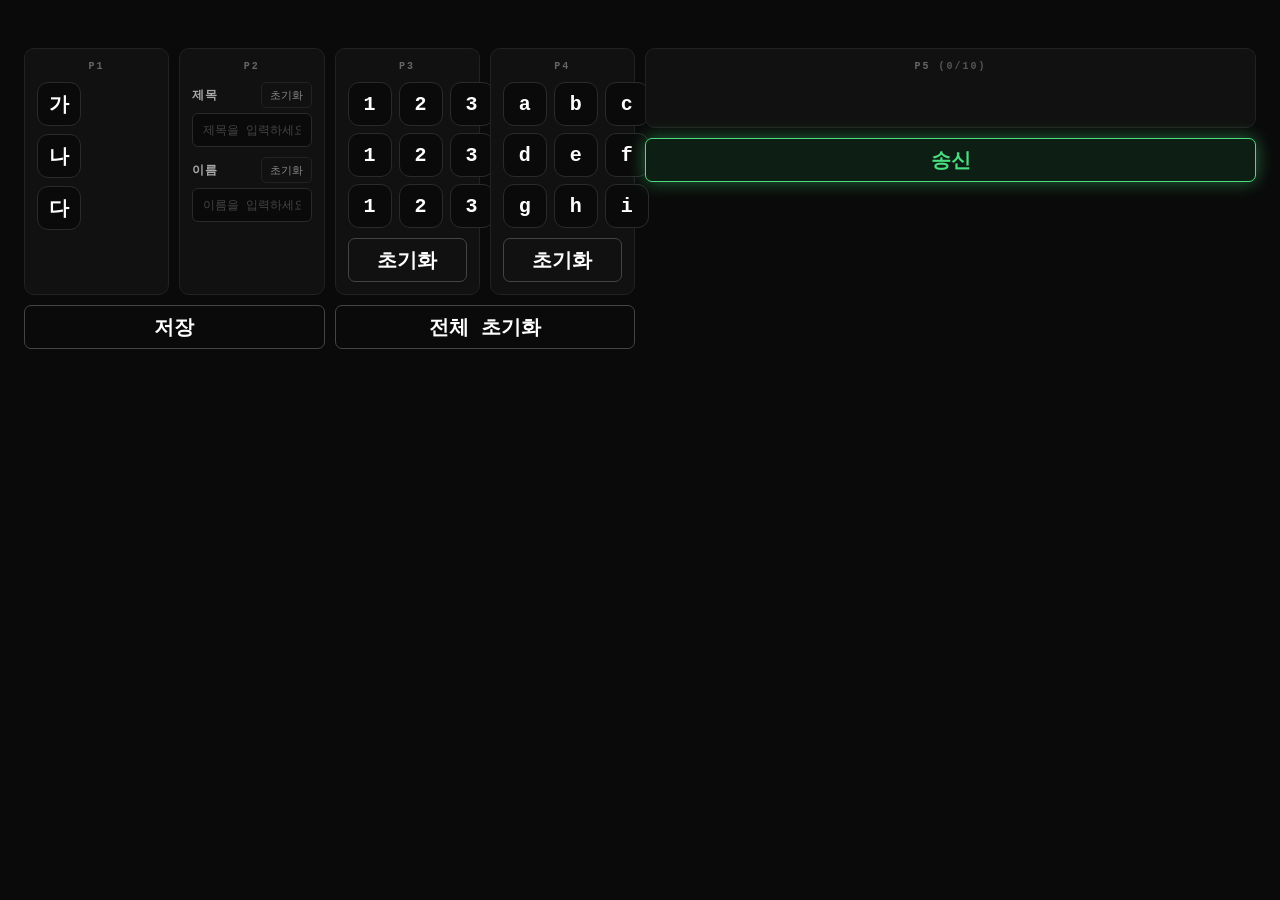
<file: index.html>
<!DOCTYPE html> <!-- ⛔ 표준: HTML 문서 선언, 변경 불가 -->
<html lang="ko"> <!-- ⛔ 표준: html 태그, 변경 불가 -->
<head> <!-- ⛔ 표준: head 태그, 변경 불가 -->
	<meta charset="UTF-8"> <!-- ⛔ 표준: meta 태그 / charset 속성, 변경 불가 -->
	<meta name="viewport" content="width=device-width, initial-scale=1.0"> <!-- ⛔ 표준: 모바일 화면 대응 설정, 변경 불가 -->
	<title>입력 패널</title> <!-- ⛔ 표준: title 태그, 변경 불가 (안의 텍스트는 자유롭게 변경 가능) -->
	<style>
		:root { /* ⛔ 표준: CSS 전역 변수 선언 선택자, 변경 불가 */
			--bg:         #0a0a0a; /* 🔗 CSS+HTML: var(--bg)로 참조 중, 이름 바꾸면 var() 전부 수정 필요 */
			--surface:    #111111; /* 🔗 CSS+HTML: var(--surface)로 참조 중 */
			--border:     #222222; /* 🔗 CSS+HTML: var(--border)로 참조 중 */
			--border-hi:  #444444; /* 🔗 CSS+HTML: var(--border-hi)로 참조 중 */
			--text:       #ffffff; /* 🔗 CSS+HTML: var(--text)로 참조 중 */
			--muted:      #ffffff; /* 🔗 CSS+HTML: var(--muted)로 참조 중 */
			--dim:        #2a2a2a; /* 🔗 CSS+HTML: var(--dim)으로 참조 중 */
			--accent:     #4ade80; /* 🔗 CSS+HTML: var(--accent)으로 참조 중 */
			--accent-dim: #0d1f14; /* 🔗 CSS+HTML: var(--accent-dim)으로 참조 중 */
			--yellow:     #facc15; /* 🔗 CSS+HTML: var(--yellow)로 참조 중 */
			--yellow-dim: #1f1a05; /* 🔗 CSS+HTML: var(--yellow-dim)으로 참조 중 */
			--danger:     #f87171; /* 🔗 CSS+HTML: var(--danger)로 참조 중 */
			--danger-dim: #2a0808; /* 🔗 CSS+HTML: var(--danger-dim)으로 참조 중 */

			/* [모든 간격] 패드 사이, 패드5↔송신 사이, 저장/초기화 버튼 사이
			   body { padding }과 값을 맞추면 화면 테두리 여백 = 패드 간격으로 통일됨
			   다른 값: 4px | 8px | 16px | 2vw | 1.5vh */
			--gap:   10px; /* 🔗 CSS+HTML: var(--gap)으로 참조 중 */

			/* [모든 버튼 높이] 가나다/1~9/abc 선택버튼, 초기화/저장/전체초기화/송신 버튼
			   패드 크기가 바뀌어도 이 값은 고정 유지됨
			   다른 값: 32px | 40px | 52px | 60px */
			--btn-h: 44px; /* 🔗 CSS+HTML: var(--btn-h)로 참조 중 */
		}

		* { box-sizing: border-box; margin: 0; padding: 0; } /* ⛔ 표준: * 전체선택자, box-sizing/margin/padding 모두 CSS 표준 속성 */

		body { /* ⛔ 표준: HTML body 태그 선택자, 변경 불가 */
			min-height: 100vh; /* ⛔ 표준: min-height CSS 표준 속성 */
			background: var(--bg); /* ⛔ 표준: background CSS 표준 속성 */
			font-family: 'Courier New', monospace; /* ⛔ 표준: font-family CSS 표준 속성 */
			color: var(--text); /* ⛔ 표준: color CSS 표준 속성 */

			/* [body 기본 글씨 크기] 패드 라벨(P1~P5) 외 대부분 텍스트에 영향
			   다른 값: 14px | 16px | 24px */
			font-size: 20px; /* ⛔ 표준: font-size CSS 표준 속성 */

			font-weight: bold; /* ⛔ 표준: font-weight CSS 표준 속성 */

			/* [body 자식 요소 배치 방식] flex로 설정해야 내부 정렬 속성이 작동함
			   다른 값: block(일반 흐름) | grid(격자) */
			display: flex; /* ⛔ 표준: display CSS 표준 속성 */

			/* [body 자식 요소 나열 방향] column = .layout이 세로로 쌓임
			   다른 값: row(가로로 나열) | column-reverse(세로 역순) */
			flex-direction: column; /* ⛔ 표준: flex-direction CSS 표준 속성 */

			/* [화면 테두리 여백] 순서: 위 | 좌우 | 아래
			   --gap과 좌우 값을 맞추면 조건1(테두리 여백 = 패드 간격) 충족
			   다른 값: 12px 12px 12px | 2vh 2vw | 24px */
			padding: 48px 24px 24px; /* ⛔ 표준: padding CSS 표준 속성 */

			gap: var(--gap); /* ⛔ 표준: gap CSS 표준 속성 */
		}

		/* ── 전체 레이아웃 ──────────────────────── */
		.layout { /* 🔗 CSS+HTML: HTML의 class="layout"과 연결 */
			/* [layout 자식 요소 배치 방식] flex 사용
			   다른 값: grid(격자) | block */
			display: flex;

			/* [layout 자식 요소 나열 방향] row = left-col과 pad5-wrap이 가로로 나열
			   다른 값: column(세로로 쌓기) | row-reverse(가로 역순) */
			flex-direction: row;

			/* [layout 자식 요소 세로 정렬] flex-start = 위쪽 기준으로 정렬
			   패드들 높이가 달라도 위쪽에 맞춰 배치됨
			   다른 값: center(세로 중앙) | stretch(높이를 맞춰 늘림) | flex-end(아래 기준) */
			align-items: flex-start; /* ⛔ 표준: align-items CSS 표준 속성 */

			gap: var(--gap);
		}

		.left-col { /* 🔗 CSS+HTML: HTML의 class="left-col"과 연결 */
			/* [left-col 자식 요소 배치 방식] flex 사용 */
			display: flex;

			/* [left-col 자식 요소 나열 방향] column = pads-row와 bottom-row가 세로로 쌓임
			   다른 값: row(가로로 나열) */
			flex-direction: column;

			gap: var(--gap);

			/* [left-col 가로 비율] 1 = pad5-wrap과 동일 너비
			   2로 바꾸면 left-col이 pad5-wrap의 2배 너비
			   다른 값: 2 | 3 | 4 */
			flex: 1; /* ⛔ 표준: flex CSS 표준 속성 */

			min-width: 0; /* ⛔ 표준: min-width CSS 표준 속성 */
		}

		.pads-row { /* 🔗 CSS+HTML: HTML의 class="pads-row"와 연결 */
			/* [pads-row 자식 요소 배치 방식] flex 사용 */
			display: flex;

			/* [pads-row 자식 요소 나열 방향] row = 패드1~4가 가로로 나열
			   다른 값: column(세로로 쌓기) */
			flex-direction: row;

			gap: var(--gap);

			/* [pads-row 자식 요소 세로 정렬] stretch = 패드들 높이를 모두 동일하게 늘림
			   가장 높은 패드를 기준으로 나머지가 늘어남
			   다른 값: flex-start(위 기준, 높이 제각각) | center(세로 중앙 정렬) */
			align-items: stretch;
		}

		/* ── 공통 패드 ──────────────────────────── */
		.pad { /* 🔗 CSS+HTML: HTML의 class="pad"와 연결 */
			/* [패드 너비 비율] 1이면 모든 패드 동일 너비
			   2로 바꾸면 해당 패드가 다른 패드의 2배 너비
			   다른 값: 2 | 0.5 | 3 */
			flex: 1;

			/* [패드 최소 너비] 이 값 이하로는 줄어들지 않음
			   버튼이 찌그러지지 않을 최솟값으로 설정
			   다른 값: 80px | 120px | 150px */
			min-width: 0;

			background: var(--surface);
			border: 1.5px solid var(--border);

			/* [패드 모서리 둥글기]
			   다른 값: 4px | 6px | 16px | 0px(직각) */
			border-radius: 10px; /* ⛔ 표준: border-radius CSS 표준 속성 */

			/* [패드 내부 여백] 패드 테두리와 내용물 사이 간격
			   다른 값: 8px | 16px | 20px | 1vw */
			padding: 12px;

			/* [패드 내부 배치 방식] flex 사용 */
			display: flex;

			/* [패드 내부 나열 방향] column = 라벨/버튼/입력칸이 세로로 쌓임
			   다른 값: row(가로로 나열) */
			flex-direction: column;

			/* [패드 내부 요소 간격] 패드 안의 버튼/입력칸 사이 간격
			   다른 값: 6px | 8px | 14px */
			gap: 10px;

			transition: border-color 0.3s;
			/* transition: all 0.3s; */
		}

		.pad.error { /* 🔗 JS연결: JS의 classList.add('error') / classList.remove('error')와 연결
		               error 이름 바꾸면 JS의 'error' 문자열도 같이 수정 필요 */
			border-color: var(--danger) !important;
			box-shadow: 0 0 12px rgba(248,113,113,0.3);
		}

		.pad-label { /* 🔗 CSS+HTML: HTML의 class="pad-label"과 연결 */
			/* [P1~P5 라벨 글씨 크기]
			   다른 값: 8px | 12px | 14px */
			font-size: 10px;

			font-weight: bold;
			letter-spacing: 0.2em;
			text-transform: uppercase;
			color: #666;

			/* [라벨 텍스트 가로 정렬] center = 패드 너비 기준으로 가운데
			   다른 값: left(왼쪽) | right(오른쪽) */
			text-align: center; /* ⛔ 표준: text-align CSS 표준 속성 */
		}

		/* ── 공통 선택 버튼 (가나다 / 1~3 / a~i) ── */
		.sel-btn { /* 🔗 JS연결: JS의 querySelectorAll('.sel-btn')과 연결
		             sel-btn 이름 바꾸면 JS의 '.sel-btn' 문자열도 같이 수정 필요 */
			border: 1.5px solid var(--dim);

			/* [선택 버튼 모서리 둥글기]
			   다른 값: 4px | 10px | 50%(원형) | 0px */
			border-radius: 25%;

			background: var(--bg);
			color: var(--text);
			font-family: 'Courier New', monospace;

			/* [선택 버튼 글씨 크기]
			   다른 값: 14px | 16px | 24px */
			font-size: 20px;

			font-weight: bold;
			cursor: pointer;
			transition: all 0.15s;
			outline: none;

			/* [선택 버튼 가로 크기] 100% = 부모(grid셀 또는 pad1-btns) 너비를 꽉 채움
			   다른 값: 80% | 60px | auto */
			width: var(--btn-h);

			/* [선택 버튼 높이] --btn-h 변수로 제어 (상단 :root 참고)
			   다른 값: --btn-h를 바꾸거나 직접 40px | 52px */
			height: var(--btn-h);
		}
		.sel-btn:hover { /* ⛔ 표준: :hover CSS 표준 가상 클래스 */
			border-color: var(--border-hi);
		}
		.sel-btn.on { /* 🔗 JS연결: JS의 classList.add('on') / classList.remove('on')과 연결
		               on 이름 바꾸면 JS의 'on' 문자열도 같이 수정 필요 */
			border-color: var(--accent);
			color: var(--accent);
			background: var(--accent-dim);
			box-shadow: 0 0 10px rgba(74,222,128,0.25);
		}

		/* ── 공통 액션 버튼 (초기화 / 저장 / 전체초기화) */
		.std-btn { /* 🔗 CSS+HTML: HTML의 class="std-btn"과 연결 */
			/* [액션 버튼 높이] --btn-h 변수로 제어
			   다른 값: --btn-h를 바꾸거나 직접 36px | 48px */
			height: var(--btn-h);

			/* [액션 버튼 좌우 내부 여백] 텍스트와 버튼 테두리 사이 간격
			   다른 값: 8px | 24px | 32px */
			padding: 0 16px;

			/* [액션 버튼 모서리 둥글기]
			   다른 값: 4px | 10px | 0px */
			border-radius: 7px;

			font-family: 'Courier New', monospace;

			/* [액션 버튼 글씨 크기]
			   다른 값: 14px | 16px | 24px */
			font-size: 20px;

			font-weight: bold;
			color: var(--text);
			cursor: pointer;
			transition: all 0.15s;
			outline: none;
			border: 1.5px solid var(--border-hi);
			background: transparent;
		}
		.std-btn:hover { background: #1a1a1a; border-color: #666; } /* ⛔ 표준: :hover CSS 표준 가상 클래스 */

		/* ── 패드2 작은 초기화 버튼 (예외, --btn-h 미적용) */
		.sm-clear { /* 🔗 CSS+HTML: HTML의 class="sm-clear"와 연결 */
			/* [패드2 초기화 버튼 높이] 독립 고정값, --btn-h와 무관
			   다른 값: 22px | 28px | 32px */
			height: 26px;

			/* [패드2 초기화 버튼 좌우 내부 여백]
			   다른 값: 4px | 10px | 14px */
			padding: 0 8px;

			border-radius: 5px;
			font-family: 'Courier New', monospace;

			/* [패드2 초기화 버튼 글씨 크기]
			   다른 값: 9px | 12px | 14px */
			font-size: 11px;

			font-weight: normal;
			color: #888;
			cursor: pointer;
			border: 1px solid var(--border);
			background: transparent;
			white-space: nowrap;

			/* [패드2 초기화 버튼 줄어듦 방지] 0 = 부모가 좁아져도 버튼 크기 유지
			   다른 값: 1(부모에 맞게 줄어들 수 있음) */
			flex-shrink: 0; /* ⛔ 표준: flex-shrink CSS 표준 속성 */

			transition: all 0.15s;
		}
		.sm-clear:hover { border-color: var(--border-hi); color: #bbb; } /* ⛔ 표준: :hover CSS 표준 가상 클래스 */

		/* ── 패드1: 가나다 세로 버튼 목록 ─────── */
		.pad1-btns { /* 🔗 CSS+HTML: HTML의 class="pad1-btns"와 연결 */
			/* [pad1-btns 배치 방식] flex 사용 */
			display: flex;

			/* [가나다 버튼 나열 방향] column = 가나다 버튼이 세로로 쌓임
			   다른 값: row(가로로 나열) */
			flex-direction: column;

			/* [가나다 버튼 사이 간격]
			   다른 값: 4px | 10px | 14px */
			gap: 8px;

			/* [pad1-btns 세로 비율] 1 = 패드 안의 남은 세로 공간을 모두 차지
			   버튼들이 패드 높이에 맞게 균등하게 늘어남
			   다른 값: 제거하면 내용 크기만큼만 차지 */
			flex: 1;
		}

		/* ── 패드2: 입력 그룹 ───────────────────── */
		.input-group { /* 🔗 CSS+HTML: HTML의 class="input-group"과 연결 */
			/* [input-group 배치 방식] flex 사용 */
			display: flex;

			/* [라벨+버튼 행과 입력칸 나열 방향] column = 위에 라벨, 아래에 입력칸
			   다른 값: row(라벨과 입력칸을 가로로 배치) */
			flex-direction: column;

			/* [라벨과 입력칸 사이 간격]
			   다른 값: 3px | 8px | 10px */
			gap: 5px;
		}

		.input-header { /* 🔗 CSS+HTML: HTML의 class="input-header"와 연결 */
			/* [input-header 배치 방식] flex 사용 */
			display: flex;

			/* [라벨과 초기화 버튼 세로 정렬] center = 높이가 달라도 세로 중앙으로 맞춤
			   다른 값: flex-start(위 기준) | flex-end(아래 기준) */
			align-items: center;

			/* [라벨과 초기화 버튼 가로 배치] space-between = 라벨은 왼쪽, 버튼은 오른쪽 끝
			   다른 값: flex-start(둘 다 왼쪽) | flex-end(둘 다 오른쪽) | center(가운데) */
			justify-content: space-between; /* ⛔ 표준: justify-content CSS 표준 속성 */

			/* [라벨과 초기화 버튼 사이 최소 간격]
			   다른 값: 4px | 8px | 12px */
			gap: 6px;
		}

		.input-label { /* 🔗 CSS+HTML: HTML의 class="input-label"과 연결 */
			/* [제목/이름 라벨 글씨 크기]
			   다른 값: 10px | 14px | 16px */
			font-size: 12px;

			font-weight: bold;
			letter-spacing: 0.1em;
			color: #aaa;
			white-space: nowrap;
		}

		.text-input { /* 🔗 CSS+HTML: HTML의 class="text-input"과 연결 */
			/* [입력칸 가로 크기] 100% = 패드 너비를 꽉 채움
			   다른 값: 80% | 200px */
			width: 100%;

			/* [입력칸 내부 여백] 위아래 | 좌우
			   다른 값: 6px 8px | 10px 14px | 12px 16px */
			padding: 8px 10px;

			background: var(--bg);
			border: 1px solid var(--dim);
			border-radius: 6px;
			color: var(--text);
			font-family: 'Courier New', monospace;

			/* [입력칸 글씨 크기]
			   다른 값: 12px | 16px | 18px */
			font-size: 14px;

			font-weight: bold;
			outline: none;
			transition: border-color 0.2s;
		}
		.text-input:focus { border-color: var(--border-hi); } /* ⛔ 표준: :focus CSS 표준 가상 클래스 */
		.text-input::placeholder { color: #444; font-weight: normal; font-size: 12px; } /* ⛔ 표준: ::placeholder CSS 표준 가상 요소 */

		/* ── 패드3, 4: 3x3 그리드 ──────────────── */
		.grid-rows { /* 🔗 JS연결: JS의 querySelectorAll('#pad3Rows .grid-row')에서 부모로 참조
		               🔗 CSS+HTML: HTML의 class="grid-rows"와 연결 */
			/* [grid-rows 배치 방식] flex 사용 */
			display: flex;

			/* [행 나열 방향] column = 1행/2행/3행이 세로로 쌓임
			   다른 값: row(행들이 가로로 나열) */
			flex-direction: column;

			/* [행과 행 사이 간격] (1행:123 ↔ 2행:123 ↔ 3행:123)
			   다른 값: 4px | 10px | 14px */
			gap: 7px;

			/* [grid-rows 세로 비율] 1 = 패드 안의 남은 세로 공간 모두 차지
			   초기화 버튼 위 남은 공간을 행들이 채움
			   다른 값: 제거하면 내용 크기만큼만 차지 */
			flex: 1;
		}

		.grid-row { /* 🔗 JS연결: JS의 querySelectorAll('.grid-row')와 연결
		              grid-row 이름 바꾸면 JS의 '.grid-row' 문자열도 같이 수정 필요 */
			/* [grid-row 배치 방식] grid 사용 (flex와 달리 열 너비를 비율로 지정 가능) */
			display: grid; /* ⛔ 표준: display: grid CSS 표준 */

			/* [한 행 안의 버튼 열 배치] repeat(3, 1fr) = 3개 열을 균등하게 나눔
			   버튼 개수를 바꾸려면 숫자 변경: repeat(2, 1fr) | repeat(4, 1fr)
			   불균등하게 나누려면: 2fr 1fr 1fr (첫 버튼이 2배 너비) */
			grid-template-columns: repeat(3, 1fr); /* ⛔ 표준: grid-template-columns CSS 표준 속성 */

			/* [한 행 안의 버튼 사이 간격]
			   다른 값: 4px | 10px | 14px */
			gap: 7px;
		}

		.pad-bottom { /* 🔗 CSS+HTML: HTML의 class="pad-bottom"과 연결 */
			/* [pad-bottom 배치 방식] flex 사용 */
			display: flex;

			/* [초기화 버튼 가로 정렬] stretch = 버튼이 패드 너비를 꽉 채움
			   다른 값: center(버튼 원래 크기로 가운데) | flex-start(왼쪽) | flex-end(오른쪽) */
			justify-content: stretch;
		}
		.pad-bottom .std-btn { width: 100%; }

		/* ── 하단 버튼 행 (저장 + 전체초기화) ──── */
		.bottom-row { /* 🔗 CSS+HTML: HTML의 class="bottom-row"와 연결 */
			/* [bottom-row 배치 방식] flex 사용 */
			display: flex;

			/* [저장 버튼과 전체초기화 버튼 사이 간격] --gap 공유
			   다른 값: 4px | 16px | 20px */
			gap: var(--gap);
		}

		.bottom-row .std-btn {
			/* [하단 버튼 너비 비율] 1 = 저장/전체초기화 버튼이 동일 너비로 나눔
			   2로 바꾸면 해당 버튼이 다른 버튼의 2배 너비
			   다른 값: 2 | 0.5 */
			flex: 1;
		}

		/* ── 패드5 + 송신 버튼 래퍼 ─────────────── */
		.pad5-wrap { /* 🔗 CSS+HTML: HTML의 class="pad5-wrap"과 연결 */
			/* [pad5-wrap 배치 방식] flex 사용 */
			display: flex;

			/* [pad5-wrap 자식 요소 나열 방향] column = 패드5 위, 송신 버튼 아래
			   다른 값: row(가로로 나열) */
			flex-direction: column;

			gap: var(--gap);

			/* [pad5-wrap 가로 비율] 1 = left-col과 동일 너비
			   2로 바꾸면 pad5-wrap이 left-col의 2배 너비
			   다른 값: 2 | 0.5 */
			flex: 1;

			min-width: 0;
		}

		.pad5 { /* 🔗 CSS+HTML: HTML의 class="pad5"와 연결 (id="pad5"는 별도) */
			flex: 1;
			min-height: 80px;
			overflow: hidden;
		}

		/* ── 패드5 목록 ──────────────────────────── */
		.p5-list { /* 🔗 JS연결: id="pad5List"와 연결, renderList()에서 동적으로 채워짐 */
			display: flex;
			flex-direction: column;
			gap: 5px;
			flex: 1;
			overflow-y: auto;
		}

		/* [목록 항목] 클릭 가능한 임시 저장 항목 */
		.p5-item { /* 🔗 JS연결: loadItem()에서 동적 생성 */
			padding: 7px 10px;
			border: 1px solid var(--border);
			border-radius: 6px;
			cursor: pointer;
			font-size: 12px;
			font-weight: bold;
			color: #aaa;
			background: var(--bg);
			transition: all 0.15s;
			white-space: nowrap;
			overflow: hidden;
			text-overflow: ellipsis;
		}
		.p5-item:hover { border-color: var(--border-hi); color: var(--text); }

		/* [수정 중 항목 강조] 노란색 테두리 */
		.p5-item.active { /* 🔗 JS연결: classList.add('active')와 연결 */
			border-color: var(--yellow);
			color: var(--yellow);
			background: var(--yellow-dim);
		}

		/* [저장 상태 메시지] 저장 실패 시 표시 */
		.save-status { /* 🔗 JS연결: id="saveStatus" / setSaveStatus()와 연결 */
			font-size: 11px;
			font-weight: bold;
			letter-spacing: 0.08em;
			color: transparent;
			min-height: 16px;
			text-align: center;
			width: 100%;
		}
		.save-status.error { color: var(--danger); } /* 🔗 JS연결: setSaveStatus('...','error')와 연결 */

		/* [저장 버튼 에러 상태] 중복 저장 시도 시 */
		.std-btn.btn-error { /* 🔗 JS연결: classList.add('btn-error')와 연결 */
			border-color: var(--danger);
			color: var(--danger);
		}

		/* [수정 버튼 상태] 목록 항목 편집 중 */
		.std-btn.btn-edit { /* 🔗 JS연결: classList.add('btn-edit')와 연결 */
			border-color: var(--yellow);
			color: var(--yellow);
		}

		/* ── 송신 버튼 ──────────────────────────── */
		.btn-send { /* 🔗 CSS+HTML: HTML의 class="btn-send"와 연결 */
			/* [송신 버튼 가로 크기] 100% = pad5-wrap 너비를 꽉 채움
			   다른 값: 80% | 200px */
			width: 100%;

			/* [송신 버튼 높이] --btn-h 변수로 제어
			   다른 값: --btn-h를 바꾸거나 직접 40px | 52px | 60px */
			height: var(--btn-h);

			/* [송신 버튼 모서리 둥글기]
			   다른 값: 4px | 10px | 50%(알약형) | 0px */
			border-radius: 7px;

			font-family: 'Courier New', monospace;

			/* [송신 버튼 글씨 크기]
			   다른 값: 14px | 16px | 24px */
			font-size: 20px;

			font-weight: bold;
			color: var(--accent);
			cursor: pointer;
			outline: none;
			transition: box-shadow 0.3s, background 0.3s, color 0.3s, border-color 0.3s;
			border: 1.5px solid var(--accent);
			background: var(--accent-dim);
			box-shadow: 0 0 18px rgba(74,222,128,0.45);
		}

		.btn-send.sending { /* 🔗 JS연결: JS의 classList.add('sending') / classList.remove('sending')과 연결
		                      sending 이름 바꾸면 JS의 'sending' 문자열도 같이 수정 필요 */
			color: var(--yellow);
			border-color: var(--yellow);
			background: var(--yellow-dim);
			box-shadow: 0 0 18px rgba(250,204,21,0.5);
			cursor: not-allowed;
		}

		.btn-send:hover:not(.sending):not(:disabled) { /* ⛔ 표준: :hover / :not() / :disabled 모두 CSS 표준 가상 클래스 */
			box-shadow: 0 0 28px rgba(74,222,128,0.65);
		}

		/* ── 상태 메시지 ─────────────────────────── */
		.status { /* 🔗 JS연결: JS의 setStatus()에서 id="status" 요소에 className으로 설정
		            🔗 CSS+HTML: HTML의 class="status"와 연결 */
			/* [상태 메시지 글씨 크기]
			   다른 값: 11px | 14px | 16px */
			font-size: 13px;

			font-weight: bold;
			letter-spacing: 0.1em;
			color: transparent;

			/* [상태 메시지 최소 높이] 메시지가 없어도 공간을 유지해 레이아웃 흔들림 방지
			   다른 값: 14px | 20px | 24px */
			min-height: 18px;

			/* [상태 메시지 텍스트 가로 정렬]
			   다른 값: left(왼쪽) | right(오른쪽) */
			text-align: center;

			/* [상태 메시지 가로 크기] 100% = pad5-wrap 너비를 꽉 채움
			   다른 값: auto(텍스트 길이만큼) | 80% */
			width: 100%;
		}

		.status.success { color: var(--accent); } /* 🔗 JS연결: JS의 setStatus('저장완료', 'success')와 연결
		                                              success 이름 바꾸면 JS의 'success' 문자열도 같이 수정 필요 */
		.status.error   { color: var(--danger); } /* 🔗 JS연결: JS의 setStatus('...', 'error')와 연결
		                                              error 이름 바꾸면 JS의 'error' 문자열도 같이 수정 필요 */
	</style>
</head>
<body> <!-- ⛔ 표준: body 태그, 변경 불가 -->


<div class="layout"> <!-- 🔗 CSS+HTML: class="layout" → CSS .layout과 연결 -->

	<!-- 왼쪽: 패드 1~4 + 하단버튼 -->
	<div class="left-col"> <!-- 🔗 CSS+HTML: class="left-col" → CSS .left-col과 연결 -->
		<div class="pads-row"> <!-- 🔗 CSS+HTML: class="pads-row" → CSS .pads-row와 연결 -->

			<!-- 패드 1: 가나다 세로 단일선택 -->
			<div class="pad" id="pad1"> <!-- 🔗 JS연결: id="pad1" → JS의 getElementById('pad1') / querySelector('#pad1')와 연결 -->
				<span class="pad-label">P1</span> <!-- 🔗 CSS+HTML: class="pad-label" → CSS .pad-label과 연결 -->
				<div class="pad1-btns"> <!-- 🔗 CSS+HTML: class="pad1-btns" → CSS .pad1-btns와 연결 -->
					<!-- ⛔ 표준: button 태그 변경 불가 -->
					<!-- 🔗 JS연결: onclick="selectPad1(...)" → JS function selectPad1과 연결, 함수명 바꾸면 여기도 수정 -->
					<button class="sel-btn" onclick="selectPad1(this,'가')">가</button>
					<button class="sel-btn" onclick="selectPad1(this,'나')">나</button>
					<button class="sel-btn" onclick="selectPad1(this,'다')">다</button>
				</div>
			</div>

			<!-- 패드 2: 제목/이름 입력 -->
			<div class="pad" id="pad2"> <!-- 🔗 JS연결: id="pad2" → JS의 markError('pad2') / clearError('pad2')와 연결 -->
				<span class="pad-label">P2</span>
				<div class="input-group"> <!-- 🔗 CSS+HTML: class="input-group" → CSS .input-group과 연결 -->
					<div class="input-header"> <!-- 🔗 CSS+HTML: class="input-header" → CSS .input-header와 연결 -->
						<span class="input-label">제목</span> <!-- 🔗 CSS+HTML: class="input-label" → CSS .input-label과 연결 -->
						<!-- 🔗 JS연결: onclick="clearInput('titleInput')" → JS function clearInput + id="titleInput"과 연결 -->
						<button class="sm-clear" onclick="clearInput('titleInput')">초기화</button>
					</div>
					<!-- 🔗 JS연결: id="titleInput" → JS의 getElementById('titleInput')와 연결 -->
					<input class="text-input" id="titleInput" type="text" placeholder="제목을 입력하세요">
				</div>
				<div class="input-group">
					<div class="input-header">
						<span class="input-label">이름</span>
						<!-- 🔗 JS연결: onclick="clearInput('nameInput')" → JS function clearInput + id="nameInput"과 연결 -->
						<button class="sm-clear" onclick="clearInput('nameInput')">초기화</button>
					</div>
					<!-- 🔗 JS연결: id="nameInput" → JS의 getElementById('nameInput')와 연결 -->
					<input class="text-input" id="nameInput" type="text" placeholder="이름을 입력하세요">
				</div>
			</div>

			<!-- 패드 3: 1 2 3 × 3행, 행당 최대 1개 -->
			<div class="pad" id="pad3"> <!-- 🔗 JS연결: id="pad3" → JS의 getElementById('pad3') / querySelector('#pad3')와 연결 -->
				<span class="pad-label">P3</span>
				<!-- 🔗 JS연결: id="pad3Rows" → JS의 querySelectorAll('#pad3Rows .grid-row')와 연결 -->
				<div class="grid-rows" id="pad3Rows">
					<div class="grid-row"> <!-- 🔗 JS연결: class="grid-row" → JS의 querySelectorAll('.grid-row')와 연결 -->
						<!-- 🔗 JS연결: onclick="selectGrid('pad3',...)" → JS function selectGrid와 연결 -->
						<button class="sel-btn" onclick="selectGrid('pad3',0,0,this)">1</button>
						<button class="sel-btn" onclick="selectGrid('pad3',0,1,this)">2</button>
						<button class="sel-btn" onclick="selectGrid('pad3',0,2,this)">3</button>
					</div>
					<div class="grid-row">
						<button class="sel-btn" onclick="selectGrid('pad3',1,0,this)">1</button>
						<button class="sel-btn" onclick="selectGrid('pad3',1,1,this)">2</button>
						<button class="sel-btn" onclick="selectGrid('pad3',1,2,this)">3</button>
					</div>
					<div class="grid-row">
						<button class="sel-btn" onclick="selectGrid('pad3',2,0,this)">1</button>
						<button class="sel-btn" onclick="selectGrid('pad3',2,1,this)">2</button>
						<button class="sel-btn" onclick="selectGrid('pad3',2,2,this)">3</button>
					</div>
				</div>
				<div class="pad-bottom"> <!-- 🔗 CSS+HTML: class="pad-bottom" → CSS .pad-bottom과 연결 -->
					<!-- 🔗 JS연결: onclick="resetGrid('pad3')" → JS function resetGrid와 연결 -->
					<button class="std-btn" onclick="resetGrid('pad3')">초기화</button>
				</div>
			</div>

			<!-- 패드 4: a~i × 3행, 행당 최대 1개 -->
			<div class="pad" id="pad4"> <!-- 🔗 JS연결: id="pad4" → JS의 getElementById('pad4') / querySelector('#pad4')와 연결 -->
				<span class="pad-label">P4</span>
				<!-- 🔗 JS연결: id="pad4Rows" → JS의 querySelectorAll('#pad4Rows .grid-row')와 연결 -->
				<div class="grid-rows" id="pad4Rows">
					<div class="grid-row">
						<!-- 🔗 JS연결: onclick="selectGrid('pad4',...)" → JS function selectGrid와 연결 -->
						<button class="sel-btn" onclick="selectGrid('pad4',0,0,this)">a</button>
						<button class="sel-btn" onclick="selectGrid('pad4',0,1,this)">b</button>
						<button class="sel-btn" onclick="selectGrid('pad4',0,2,this)">c</button>
					</div>
					<div class="grid-row">
						<button class="sel-btn" onclick="selectGrid('pad4',1,0,this)">d</button>
						<button class="sel-btn" onclick="selectGrid('pad4',1,1,this)">e</button>
						<button class="sel-btn" onclick="selectGrid('pad4',1,2,this)">f</button>
					</div>
					<div class="grid-row">
						<button class="sel-btn" onclick="selectGrid('pad4',2,0,this)">g</button>
						<button class="sel-btn" onclick="selectGrid('pad4',2,1,this)">h</button>
						<button class="sel-btn" onclick="selectGrid('pad4',2,2,this)">i</button>
					</div>
				</div>
				<div class="pad-bottom">
					<!-- 🔗 JS연결: onclick="resetGrid('pad4')" → JS function resetGrid와 연결 -->
					<button class="std-btn" onclick="resetGrid('pad4')">초기화</button>
				</div>
			</div>

		</div><!-- .pads-row -->

		<!-- 하단: 저장 + 전체초기화 -->
		<div class="bottom-row"> <!-- 🔗 CSS+HTML: class="bottom-row" → CSS .bottom-row와 연결 -->
			<!-- 🔗 JS연결: onclick="save()" → JS function save와 연결 -->
			<button class="std-btn" id="saveBtn" onclick="save()">저장</button>
			<!-- 🔗 JS연결: onclick="resetAll()" → JS function resetAll과 연결 -->
			<button class="std-btn" onclick="resetAll()">전체 초기화</button>
		</div>

		<div class="save-status" id="saveStatus"></div>
	</div><!-- .left-col -->

	<!-- 패드 5 + 송신 -->
	<div class="pad5-wrap"> <!-- 🔗 CSS+HTML: class="pad5-wrap" → CSS .pad5-wrap과 연결 -->
		<!-- 🔗 JS연결: id="pad5" → JS의 (필요시) getElementById('pad5')와 연결 가능 -->
		<div class="pad pad5" id="pad5"> <!-- 🔗 CSS+HTML: class="pad5" → CSS .pad5와 연결 -->
			<span class="pad-label">P5 <span id="p5Count" style="font-size:10px;color:#555;">(0/10)</span></span>
			<!-- 🔗 JS연결: id="pad5List" → JS의 renderList()에서 동적으로 항목 생성 -->
			<div class="p5-list" id="pad5List"></div>
		</div>
		<!-- 🔗 JS연결: id="sendBtn" → JS의 getElementById('sendBtn')와 연결 -->
		<!-- 🔗 JS연결: onclick="send()" → JS function send와 연결 -->
		<button class="btn-send" id="sendBtn" onclick="send()">송신</button>
		<!-- 🔗 JS연결: id="status" → JS의 getElementById('status')와 연결 -->
		<div class="status" id="status"></div>
	</div>

</div><!-- .layout -->

	<script src="js/functions.js"></script>
	<script src="js/send.js"></script>

</body> <!-- ⛔ 표준: body 닫는 태그, 변경 불가 -->
</html> <!-- ⛔ 표준: html 닫는 태그, 변경 불가 -->
</file>
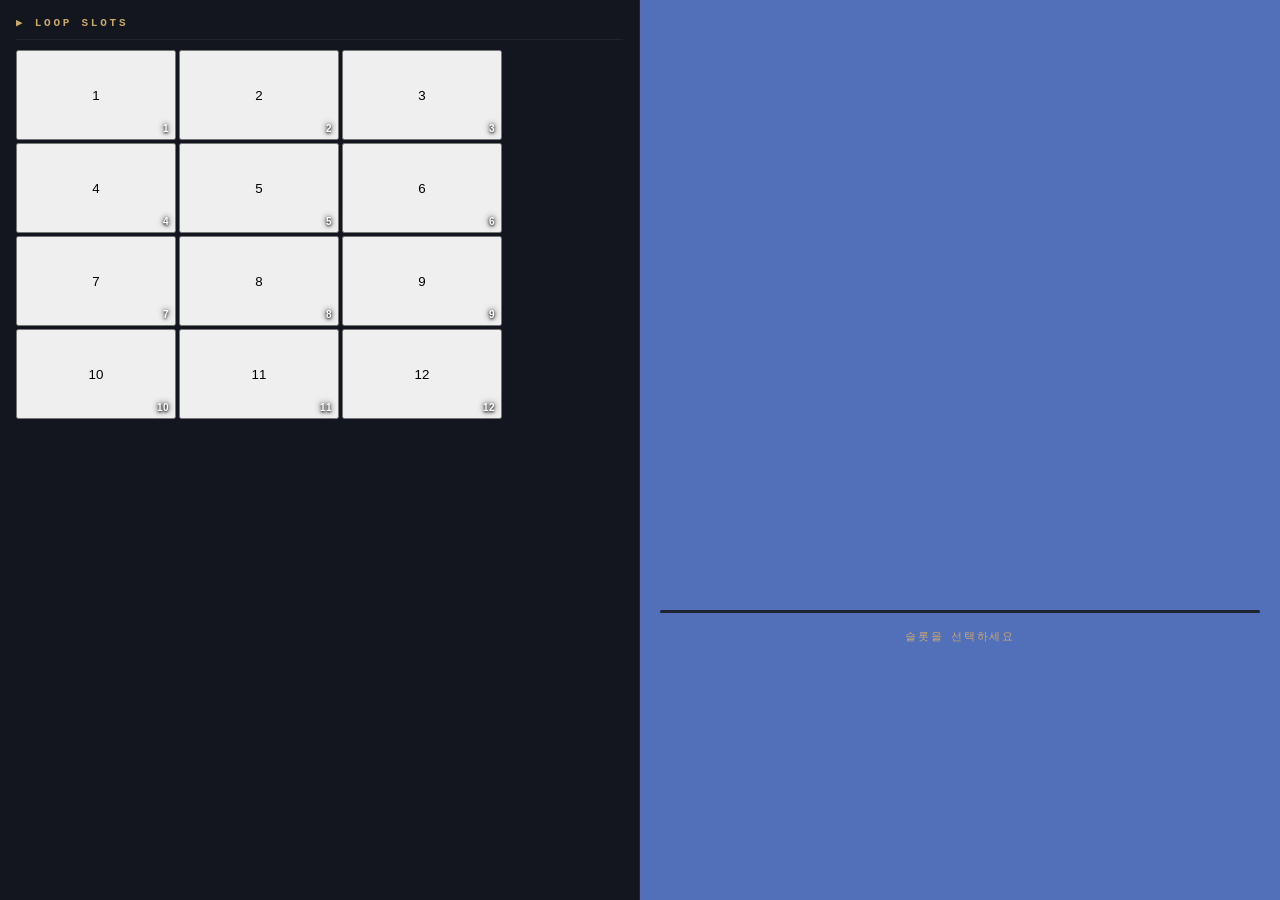
<file: video.html>
<!DOCTYPE html>
<html lang="ko">
<head>
	<meta charset="UTF-8">
	<title>유튜브 구간 반복 재생</title>
	<style>
		/* ── 기본 리셋 및 레이아웃 설정 ── */
		* {
			margin: 0;
			padding: 0;
			box-sizing: border-box;
		}

		:root {
			--bg:        #526fba;
			--panel:     #13161e;
			--border:    #1f2433;
			--accent:    #c8a96e;
			--accent2:   #e8c98e;
			--text:      #e4e6ed;
			--text-muted:#5a6070;
			--btn-bg:    #181c27;
			--btn-hover: #1e2438;
			--radius:    6px;
			--thumb-w:   160px;
			--thumb-h:   90px;
			--gap:       3px;
		}

		body {
			width: 100%;
			height: 100%;
			overflow: hidden;           /* 스크롤바 방지 */
			background: var(--bg);
			color: var(--text);
			font-family: 'Courier New', monospace;
		}

		/* ── 전체 레이아웃: 세로 2등분 ── */
		#app {
			display: flex;
			width: 100vw;
			height: 100vh;
			overflow: hidden;
		}

		/* ────────────────────────────────
		   왼쪽 패널: 썸네일 flex-wrap 나열
		   - 15개 제한 없이 VIDEOS 전체 표시
		   - 썸네일은 160×90 고정, gap 3px
		   - 내부 콘텐츠가 넘칠 경우 패널 내부에서만 숨김 처리
		──────────────────────────────── */
		#sidebar {
			/* 화면 절반 고정, 내부 버튼은 비율로 채움 */
			flex: 0 0 50%;
			height: 100%;
			background: var(--panel);
			border-right: 1px solid var(--border);
			display: flex;
			flex-direction: column;
			padding: 16px;
			gap: 10px;
			/* 패널 자체는 넘치지 않도록 */
			overflow: hidden;
		}

		#sidebar h1 {
			font-size: 11px;
			letter-spacing: 0.25em;
			text-transform: uppercase;
			color: var(--accent);
			border-bottom: 1px solid var(--border);
			padding-bottom: 10px;
			flex-shrink: 0;
		}

		/* ── 썸네일 나열 컨테이너 ──
		   목적: 고정 크기(160×90) 버튼을 wrap하여 공간이 허용하는 만큼 채움
		   로직: flex-wrap으로 줄바꿈, align-content: flex-start로 위에서부터 채움
		         overflow hidden으로 뷰포트를 벗어나는 항목은 잘라냄(스크롤 없음) */
		#grid {
			flex: 1;
			display: flex;
			flex-wrap: wrap;
			gap: var(--gap);
			align-content: flex-start;
			/* 넘치는 썸네일은 잘라내어 스크롤바가 생기지 않도록 */
			overflow: hidden;
			min-height: 0;           /* flex 자식이 넘치지 않도록 */
		}

		/* ── 개별 버튼 ──
		   목적: 썸네일을 160×90 고정 크기로 표시
		   로직: width/height를 CSS 변수로 고정, flex shrink/grow 금지 */
		.slot-btn {
			position: relative;
			width: var(--thumb-w);
			height: var(--thumb-h);
			/* flex 아이템이 크기를 변경하지 않도록 고정 
			flex-shrink: 0;
			flex-grow: 0;
			background: var(--btn-bg);
			border: 1px solid var(--border);
			border-radius: var(--radius);
			overflow: hidden;
			transition: border-color 0.15s, transform 0.1s;*/
			cursor: pointer;
			display: flex;
			align-items: center;
			justify-content: center;
		}

		/* 마우스 올린 썸네일 강조 */
		.slot-btn:hover {
			border-color: var(--accent);
			background: var(--btn-hover);
			transform: scale(1);
		}

		/* 활성(현재 재생 중) 버튼 강조 */
		.slot-btn.active {
			border-color: var(--accent);
			box-shadow: 0 0 0 2px var(--accent), inset 0 0 20px rgba(200,169,110,0.08);
		}
		.slot-btn.dimmed {
   			opacity: 0.4;
   			filter: brightness(0.6);
			transition: opacity 0.2s, filter 0.2s;
		}

		/* 썸네일 이미지 */
		.slot-btn img {
			width: 100%;
			height: 100%;
			object-fit: cover;
			display: block;
		}

		/* 썸네일 위 번호 오버레이 */
		.slot-label {
			position: absolute;
			bottom: 4px;
			right: 5px;
			font-size: 10px;
			font-weight: bold;
			color: #fff;
			text-shadow: 0 1px 3px #000, 0 0 6px #000;
			letter-spacing: 0.05em;
			pointer-events: none;
		}

		/* ────────────────────────────────
		   오른쪽 패널: 플레이어 중앙 배치
		──────────────────────────────── */
		#player-panel {
			flex: 1;
			display: flex;
			flex-direction: column;
			align-items: center;
			justify-content: center;
			gap: 16px;
			padding: 20px;
			min-width: 0;
		}

		/* 플레이어 래퍼: 비율 유지하며 축소 */
		#player-wrap {
			position: relative;
			width: min(640px, 100%);          /* 최대 640px, 공간 부족하면 축소 */
			aspect-ratio: 16 / 9;          /* 640×390 비율 고정 */
		}

		#player-wrap iframe,
		#ytplayer {
			width: 100%;
			height: 100%;
			border: none;
			border-radius: var(--radius);
			display: block;
		}

		/* 플레이어 아래 상태 표시 */
		#now-info {
			font-size: 11px;
			letter-spacing: 0.15em;
			color: var(--accent);
			text-transform: uppercase;
			min-height: 1.4em;
			text-align: center;
		}

		/* 구간 표시 바 */
		#loop-bar {
			width: min(640px, 100%);
			height: 3px;
			background: var(--border);
			border-radius: 99px;
			overflow: hidden;
		}

		#loop-fill {
			height: 100%;
			width: 0%;
			background: linear-gradient(90deg, var(--accent), var(--accent2));
			transition: width 0.4s linear;
			border-radius: 99px;
		}
	</style>
</head>
<body>


<div id="app">

	<!-- 왼쪽: 버튼 패널 -->
	<div id="sidebar">
		<h1>▶ Loop Slots</h1>
		<div id="grid"></div>
	</div>

	<!-- 오른쪽: 플레이어 패널 -->
	<div id="player-panel">
		<div id="player-wrap">
			<!-- YouTube IFrame API가 이 div를 플레이어로 교체함 -->
			<div id="ytplayer"></div>
		</div>
		<div id="loop-bar"><div id="loop-fill"></div></div>
		<div id="now-info">슬롯을 선택하세요</div>
	</div>

</div>

<script src="js/list.js"></script>
<script src="js/api.js"></script>

</body>
</html>
</file>
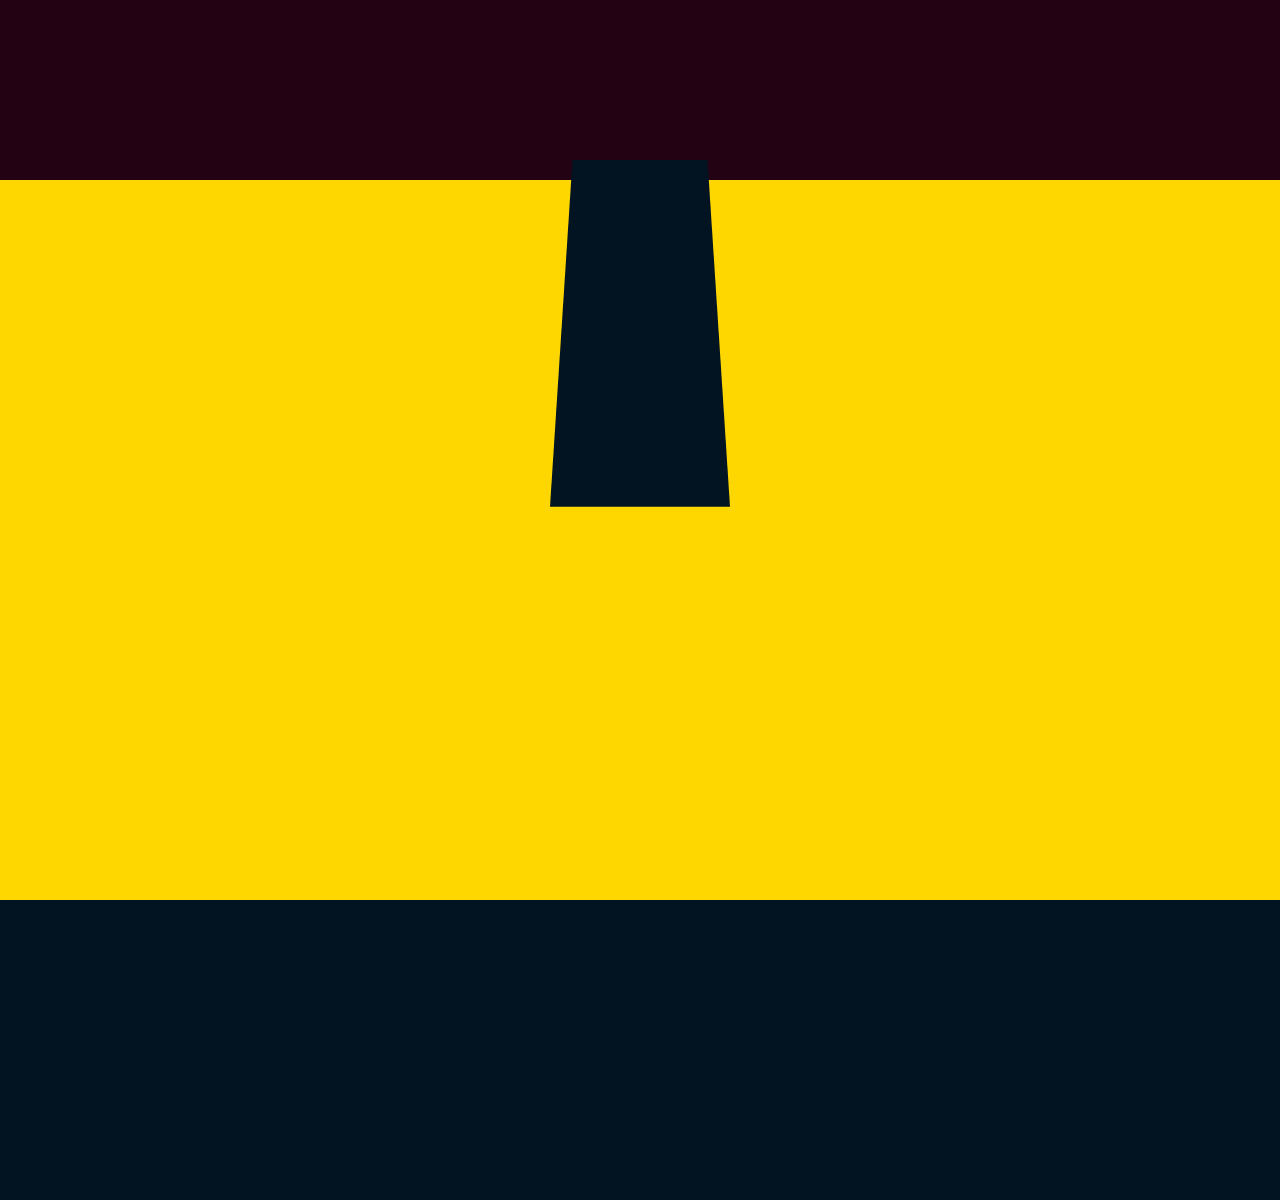
<file: Encyclopedia/pedia.html>
<!-- http://developer.mozilla.org/ -->
<!DOCTYPE html>
<html lang="ko">
<head>
	<meta charset="UTF-8">
	<title>도감</title>
	<link rel="stylesheet" href="css/pedia.css">
</head>

<body>
	<div id="wall"></div>
	<div id="floor"></div>
	<div id="table"></div>
	<div id="book"></div>
	<div id="open_book">
		<div class="page left"> <!-- 수정 -->
			<div class="page_split"> <!-- 추가 -->
				<div class="page_split_split">
					<div class="btn">매체</div> <!-- 추가 -->
				</div> <!-- 추가 -->
				<div class="page_split_split">
					<div class="btn">게임</div> <!-- 추가 -->
					<div class="btn">애니</div> <!-- 추가 -->
					<div class="btn">영화</div> <!-- 추가 -->
					<div class="btn">기타</div> <!-- 추가 -->
				</div> <!-- 추가 -->
			</div>
			<div class="page_split"> <!-- 추가 -->
				<div class="page_split_split split_col_4">
					<div class="btn">제목</div> <!-- 추가 -->
					<div class="btn" data-reset_target="title">초기화</div> <!-- 추가 -->
					<div class="btn">이름</div> <!-- 추가 -->
					<div class="btn" data-reset_target="name">초기화</div> <!-- 추가 -->
				</div> <!-- 추가 -->
				<div class="page_split_split split_col_2">
					<input class="input" data-name="title" type="text" placeholder="제목을 입력하세요">
					<input class="input" data-name="name" type="text" placeholder="이름을 입력하세요">
				</div> <!-- 추가 -->
			</div>
			<div class="page_split"> <!-- 추가 -->
				<div class="page_split_split">
					<div class="btn">환경</div> <!-- 추가 -->
				</div> <!-- 추가 -->
				<div class="page_split_split multi">
					<div class="btn">지상</div> <!-- 추가 -->
					<div class="btn">공중</div> <!-- 추가 -->
					<div class="btn">지하</div> <!-- 추가 -->
					<div class="btn">우주</div> <!-- 추가 -->
				</div> <!-- 추가 -->
			</div>
			<div class="page_split"> <!-- 추가 -->
				<div class="page_split_split">
					<div class="btn">이동수단</div> <!-- 추가 -->
				</div> <!-- 추가 -->
				<div class="page_split_split multi">
					<div class="btn">보행</div> <!-- 추가 -->
					<div class="btn">비행</div> <!-- 추가 -->
					<div class="btn">굴착</div> <!-- 추가 -->
					<div class="btn">부유</div> <!-- 추가 -->
					<div class="btn">순간이동</div> <!-- 추가 -->
				</div> <!-- 추가 -->
			</div>
			<div class="page_split"> <!-- 추가 -->
				<div class="page_split_split">
					<div class="btn">형태</div> <!-- 추가 -->
				</div> <!-- 추가 -->
				<div class="page_split_split">
					<div class="btn">유기체</div> <!-- 추가 -->
					<div class="btn">무기체</div> <!-- 추가 -->
					<div class="btn">영체</div> <!-- 추가 -->
					<div class="btn">기타</div> <!-- 추가 -->
				</div> <!-- 추가 -->
			</div>
			<div class="page_split"> <!-- 추가 -->
				<div class="page_split_split">
					<div class="btn">지능 수준</div> <!-- 추가 -->
				</div> <!-- 추가 -->
				<div class="page_split_split">
					<div class="btn">지능 없음</div> <!-- 추가 -->
					<div class="btn">짐승</div> <!-- 추가 -->
					<div class="btn">인간 이상</div> <!-- 추가 -->
				</div> <!-- 추가 -->
			</div>
			<div class="page_split"> <!-- 추가 -->
				<div class="page_split_split">
					<div class="btn">관계</div> <!-- 추가 -->
				</div> <!-- 추가 -->
				<div class="page_split_split">
					<div class="btn">인간 좋아</div> <!-- 추가 -->
					<div class="btn">인간 싫어</div> <!-- 추가 -->
					<div class="btn">인간 맛있어</div> <!-- 추가 -->
					<div class="btn">인간 죽여</div> <!-- 추가 -->
					<div class="btn">다 죽여</div> <!-- 추가 -->
				</div> <!-- 추가 -->
			</div>
			<div class="page_split"> <!-- 추가 -->

			</div>
		</div>

		<div class="page right"> <!-- 수정 -->
			<div class="page_split"> <!-- 추가 -->
				<div class="page_split_split">
					<div class="btn">신체</div> <!-- 추가 -->
				</div> <!-- 추가 -->
				<div class="page_split_split">
					<div class="btn">유기체</div> <!-- 추가 -->
					<div class="btn">무기체</div> <!-- 추가 -->
					<div class="btn">영체</div> <!-- 추가 -->
					<div class="btn">유체</div> <!-- 추가 -->
				</div> <!-- 추가 -->
			</div>
			<div class="page_split"> <!-- 추가 -->
				<div class="page_split_split">
					<div class="btn">머리</div> <!-- 추가 -->
				</div> <!-- 추가 -->
				<div class="page_split_split">
					<div class="btn">없어</div> <!-- 추가 -->
					<div class="btn">머리카락</div> <!-- 추가 -->
					<div class="btn">짐승</div> <!-- 추가 -->
					<div class="btn">짐승</div> <!-- 추가 -->
					<div class="btn">짐승</div> <!-- 추가 -->
				</div> <!-- 추가 -->
			</div>
			<div class="page_split"> <!-- 추가 -->
				<div class="page_split_split">
					<div class="btn">얼굴</div> <!-- 추가 -->
				</div> <!-- 추가 -->
				<div class="page_split_split">
					<div class="btn">없어</div> <!-- 추가 -->
					<div class="btn">눈</div> <!-- 추가 -->
					<div class="btn">코</div> <!-- 추가 -->
					<div class="btn">입</div> <!-- 추가 -->
					<div class="btn">귀</div> <!-- 추가 -->

				</div> <!-- 추가 -->
			</div>
			<div class="page_split"> <!-- 추가 -->
				<div class="page_split_split">
					<div class="btn">몸</div> <!-- 추가 -->
				</div> <!-- 추가 -->
				<div class="page_split_split">
					<div class="btn">없어</div> <!-- 추가 -->
					<div class="btn">짐승</div> <!-- 추가 -->
					<div class="btn">짐승</div> <!-- 추가 -->

				</div> <!-- 추가 -->
			</div>
			<div class="page_split"> <!-- 추가 -->
				<div class="page_split_split">
					<div class="btn">손</div> <!-- 추가 -->
				</div> <!-- 추가 -->
				<div class="page_split_split">
					<div class="btn">없어</div> <!-- 추가 -->
					<div class="btn">팔</div> <!-- 추가 -->
					<div class="btn">손가락</div> <!-- 추가 -->
					<div class="btn">손톱</div> <!-- 추가 -->

				</div> <!-- 추가 -->
			</div>
			<div class="page_split"> <!-- 추가 -->
				<div class="page_split_split">
					<div class="btn">발</div> <!-- 추가 -->
				</div> <!-- 추가 -->
				<div class="page_split_split">
					<div class="btn">없어</div> <!-- 추가 -->
					<div class="btn">다리</div> <!-- 추가 -->
					<div class="btn">발가락</div> <!-- 추가 -->
					<div class="btn">발톱</div> <!-- 추가 -->

				</div> <!-- 추가 -->
			</div>
			<div class="page_split"> <!-- 추가 -->
				<div class="page_split_split">
					<div class="btn">기타</div> <!-- 추가 -->
				</div> <!-- 추가 -->
				<div class="page_split_split">
					<div class="btn">뿔</div> <!-- 추가 -->
					<div class="btn">날개</div> <!-- 추가 -->
					<div class="btn">꼬리</div> <!-- 추가 -->
					<div class="btn">짐승</div> <!-- 추가 -->
					<div class="btn">짐승</div> <!-- 추가 -->

				</div> <!-- 추가 -->
			</div>
			<div class="btn_option"> <!-- 추가 -->
				
					<div class="btn"></div> <!-- 추가 -->
					<div class="btn reset_all">초기화</div> <!-- 추가 -->
					<div class="btn">검색</div> <!-- 추가 -->
			</div>
		</div>
	</div>
</body>

	<script src="js/pedia.js"></script> <!-- 추가 -->
</html>
</file>
<file: Encyclopedia/css/pedia.css>
* {
	margin: 0;
	padding: 0;
	border: 0;
	box-sizing: content-box;
}

:root
{
	--bg: #021322;
	--box: #220213;
	--highlight: #FFD700;
	--emp: #800020;
	--text: #ffffff;
	--width: 1600px;
	--height: 900px;

}

body
{
	width: 100vw;
	height: 100vh;
	overflow: hidden;
}

#wall
{
	width: 100%;
	height: calc(var(--height) / 3);
	background: var(--box);
}

#floor
{
	width: 100%;
	height: 100%;
	background: var(--bg);
}


#table
{
	background: var(--highlight);
	width: var(--width);
	height: var(--height);
	top: calc(var(--height) / 3);
	left: 50%;
	transform: translate(-50%, calc(var(--height) / 3 * -1));
	position: absolute;
	z-index: 1;
	clip-path: polygon(
		10% 20%,
		90% 20%,
		105% 100%,
		-5% 100%
	)
}


#book
{
	background: var(--bg);
	top: calc(var(--height) / 3);
	left: 50%;
	transform: translate(-50%, calc(var(--height) / 3 * -1));
	width: calc(var(--height)/2);
	height: calc(var(--width)/3);
	position: absolute;
	z-index: 2;
	clip-path: polygon(
		35% 30%,
		65% 30%,
		70% 95%,
		30% 95%
	)
}

#book:hover
{
	cursor: grab;
}

#book:hover.grabbing
{
	cursor: grabbing; /* 수정 */
}


#open_book
{
	width: calc(var(--width) * 3 / 4);
	height: calc(var(--height) / 3 * 2.5);
	top: 50%;
	left: 50%;
	transform: translate(-50%, -50%);
	position: absolute;
	z-index: 3;
	display: none;
	grid-template-columns: 1fr 1fr;
	grid-auto-flow: column; /* 추가 */
}

#open_book.active
{
	display: grid;
}


/* 3줄이 들어갈 8칸으로 쪼개고 그걸 1개 타이틀 + 여러 선택지 */
.page
/* 가로 길이가 600px이니 좌우 각각 50px  여백 5등분*/
{
	display: grid; /* 추가 */
  	grid-template-rows: repeat(8, 1fr); /* 수정 */
	background: var(--box);
	width: 100%;
	height: 100%;
	opacity: 100%;
	background: #ffffff;
}

.page.left
{
	border-right: 2px solid #000000; /* 추가 */
}
.page.right
{
	border-left: 2px solid #000000; /* 추가 */
}



.page_split
{
	display: grid; /* 추가 */
	border: 2px solid #ff0000;
  	grid-template-rows: repeat(2, 1fr); /* 수정 */
	padding: 15px;
}

.page_split_split
{
	display: grid;
	border: 1px solid #FFD700;
}

.page_split_split:nth-child(even)
{
	grid-template-columns: repeat(5, 1fr);
}


.page_split_split.split_col_2 /* 추가 */
{
	grid-template-columns: repeat(2, 1fr); /* 추가 */
}

.page_split_split.split_col_4 /* 추가 */
{
	grid-template-columns: repeat(4, 1fr); /* 추가 */
}


.btn
{
	border: 1px solid #ff0000;
	cursor: pointer;
	width: 90%;
}



.btn:hover
{
	border: 1px solid #0000ff;
}

.btn.on
{
	border: 1px solid #00ffff;
}


.page_split_split .input
{
	
	border: 1px solid #ff00ff;
	padding-right: 10px;
	
	width: 90%;
}


.btn_option
{
	
	display: grid; /* 추가 */
	border: 2px solid #ff0000;
  	grid-template-columns: repeat(3, 1fr); /* 수정 */
	padding: 15px;
	place-items: center; /* 추가 */
}

.btn_option .btn
{
	display: flex; /* 추가 */
	align-items: center; /* 추가 */
	justify-content: center; /* 추가 */
	height: 90%;
	width: 90%;
}
</file>
